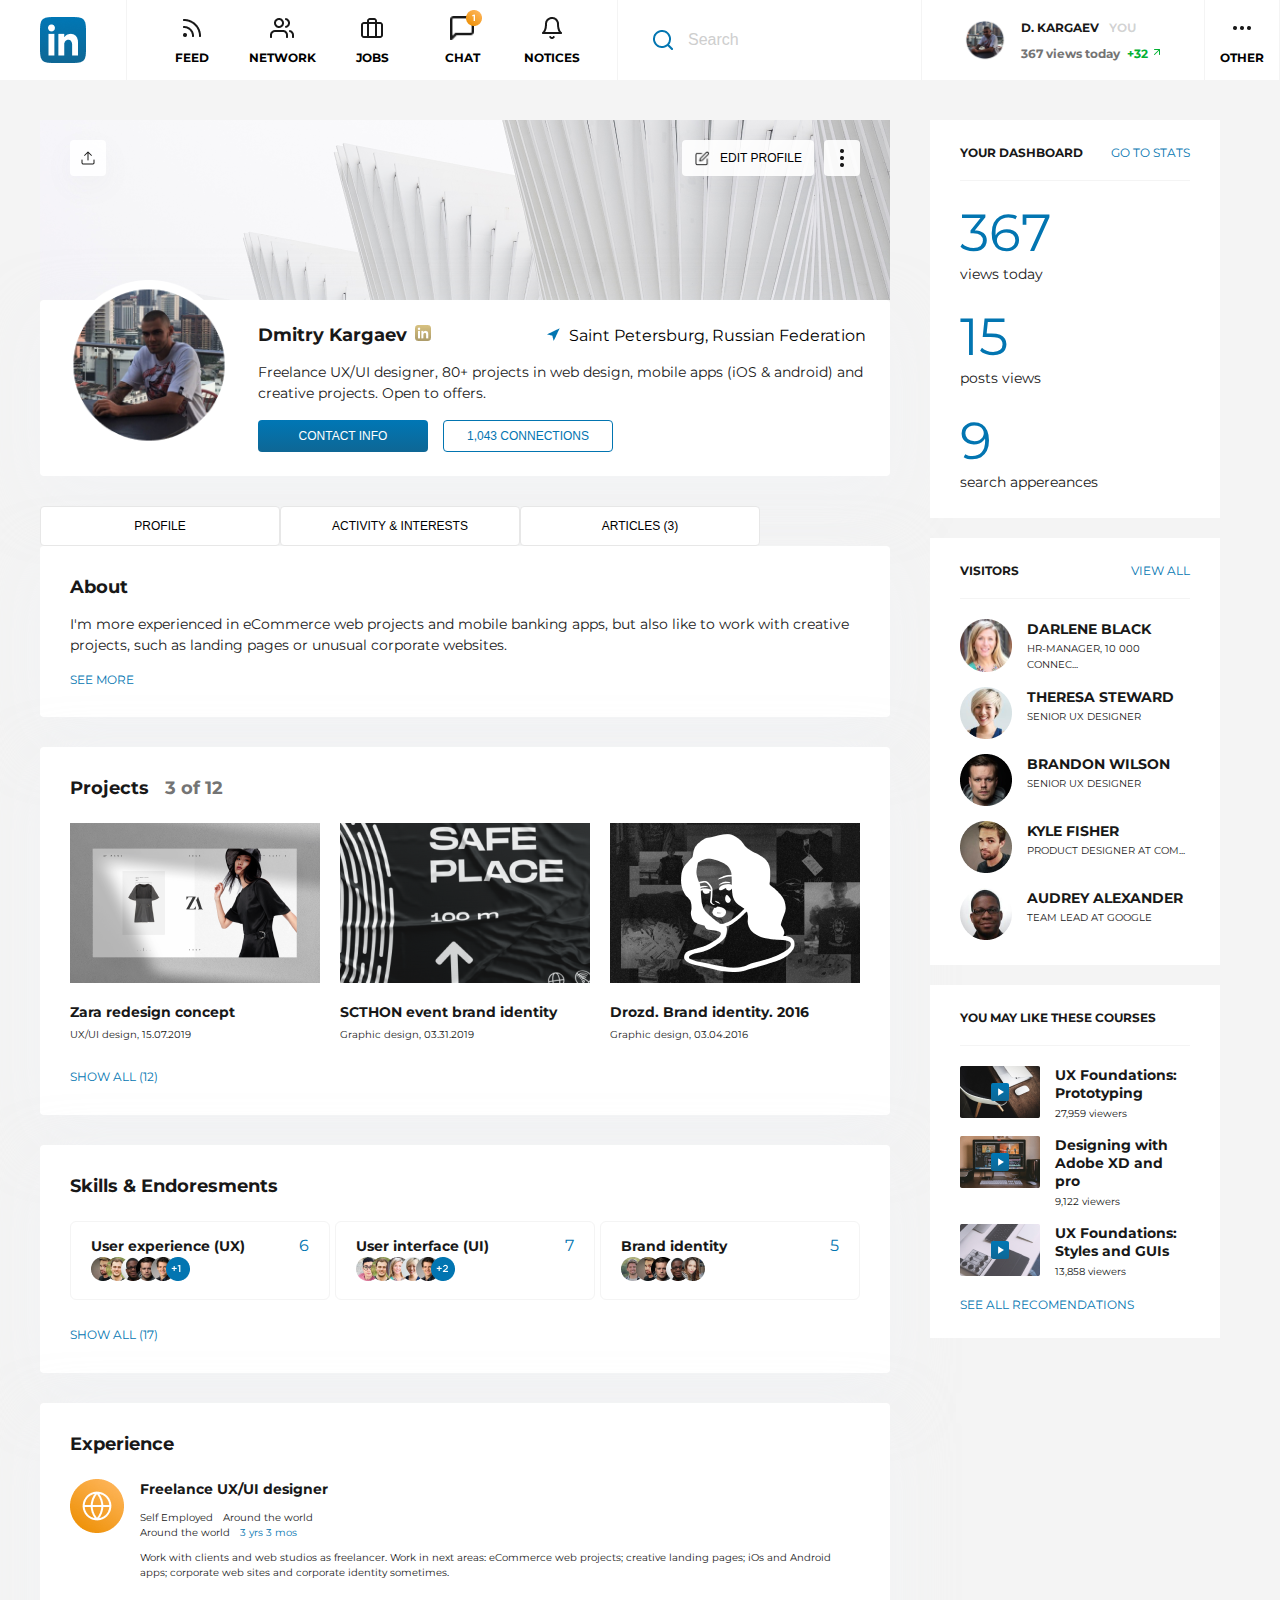
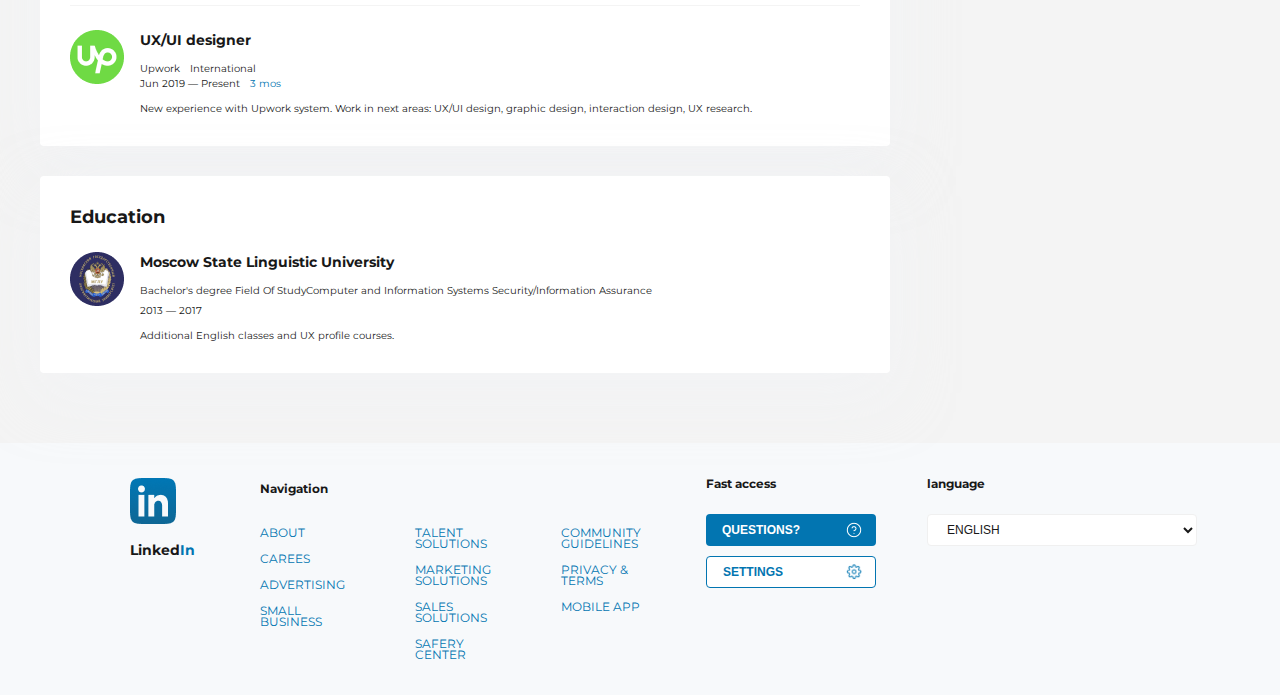
<file: index.html>
<!DOCTYPE html>
<html lang="pt-br">
<head>
    <meta charset="UTF-8">
    <meta http-equiv="X-UA-Compatible" content="IE=edge">
    <meta name="viewport" content="width=device-width, initial-scale=1.0">
    <title>Linkedin</title>
    <link rel="icon" type="image/x-icon" href="/images/Logo.png">
    <link rel="stylesheet" href="style.css">
    <link rel="stylesheet" href="responsivo.css">
</head>
<body>
    <header>
        <div class="container">
            <a href="#">    
                <img src="./images/Logo.png" alt="logo">
            </a>
    
            <nav>
                <ul>
                    <li>
                        <a href="./feed.html">
                            <img src="./images/feed.png" alt="">
                            <span>Feed</span>
                        </a>
                    </li>
    
                    <li>
                        <a href="">
                            <img src="./images/network.png" alt="">
                            <span>Network</span>
                        </a>
                    </li>
    
                    <li>
                        <a href="">
                            <img src="./images/jobs.png" alt="">
                            <span>Jobs</span>
                        </a>
                    </li>
    
                    <li>
                        <a href="">
                            <img src="./images/chat.png" alt="">
                            <span>Chat</span>
                        </a>
                    </li>
                    
                    <li>
                        <a href="">
                            <img src="images/notices.png" alt="">
                            <span>Notices</span>
                        </a>
                    </li>
                </ul>
            </nav>
    
            <form>
                <img src="./images/search.png" alt="">
                <input type="text" placeholder="Search">
            </form>
    
           
            <a href="./index.html">
                <img src="./images/profile.png" alt=""> 
            
                <div>
                    <h3>D. Kargaev</h3>

                    <h3>367 views today
                        <span>+32 <img src="./images/arrowUp.png" alt=""></span>
                    </h3>
                </div>
            </a>
    
            <a href="#">
                <img src="./images/threeDots.png" alt="">
                <span>Other</span>
            </a>            
        </div>
    </header>

    <div class="container">
        <main>
            <section class="profile rounded">
                <div>
                    <button>
                        <img src="./images/upload.png" alt="upload">
                    </button>

                    <div>
                        <button class="btn">
                        <img src="./images/edit.png" alt="edit">
                        Edit Profile</button>
                        <button>
                            <img src="./images/threeDots.png" alt="" style="transform: rotate(90deg)">
                        </button>
                    </div>
                </div>

                <div>
                    <img src="./images/profile.png" alt="">
                    <div>
                        <div>
                            <h1>Dmitry Kargaev</h1>
                            <span>Saint Petersburg, Russian Federation</span>
                        </div>
                        <p>Freelance UX/UI designer, 80+ projects in web design, mobile apps  (iOS & android) and creative projects. Open to offers.</p>
                        <div>
                            <button class="btn btn-blue">Contact Info</button>
                            <button class="btn btn-white">1,043 connections</button>
                        </div>
                    </div>
                </div>
            
            </section>

            <section class="about">
                <div>
                    <button class="btn">Profile</button>
                    <button class="btn">Activity & interests</button>
                    <button class="btn">Articles (3)</button>
                </div>
                <div>
                    <h1>About</h1>
                    <p>I'm more experienced in eCommerce web projects and mobile banking apps, but also like to work with creative projects, such as landing pages or unusual corporate websites. </p>
                    <a href="#">See more</a>
                </div>
            </section>

            <section class="projects">
                <h1>Projects</h1>

                <div>
                    <div>
                        <img src="./images/projectOne.png" alt="Imagem projeto">
                        <h2>Zara redesign concept</h2>
                        <small>UX/UI design, 15.07.2019</small>
                    </div>

                    <div>
                        <img src="./images/projectTwo.png" alt="Imagem projeto">
                        <h2>SCTHON event brand identity</h2>
                        <small>Graphic design, 03.31.2019</small>
                    </div>

                    <div>
                        <img src="./images/projectThree.png" alt="Imagem projeto">
                        <h2>Drozd. Brand identity. 2016</h2>
                        <small>Graphic design, 03.04.2016</small>
                    </div>
                </div>

                <a href="#">Show all (12)</a>
            </section>

            <section class="skills">
                <h1>Skills & Endoresments</h1>

                <div>
                    <div>
                        <div>
                            <h2>User experience (UX)</h2>
                            <span>6</span>
                        </div>
                        <img src="./images/ux.png" alt="Photos">
                    </div>

                    <div>
                        <div>
                            <h2>User interface (UI)</h2>
                            <span>7</span>
                        </div>
                        <img src="./images/ui.png" alt="Photos">
                    </div>

                    <div>
                        <div>
                            <h2>Brand identity</h2>
                            <span>5</span>
                        </div>
                        <img src="./images/bi.png" alt="Photos">
                    </div>
                </div>
                <a href="#">Show ALL (17)</a>
            </section>

            <section class="experience">
                <h1>Experience</h1>

                <div>
                    <img src="./images/experiencia1.png" alt="logo">
                    <div>
                        <h2>Freelance UX/UI designer</h2>
                        <div>
                            <div>
                                <small>Self Employed</small>
                                <small>Around the world</small>
                            </div>
                            <div>
                                <small>Around the world</small>
                                <small>3 yrs 3 mos</small>
                            </div>
                        </div>
                        <small>Work with clients and web studios as freelancer.  Work in next areas: eCommerce web projects; creative landing pages; iOs and Android apps; corporate web sites and corporate identity sometimes.</small>
                    </div>
                </div>
                <div>
                    <img src="./images/experiencia2.png" alt="logo">
                    <div>
                        <h2>UX/UI designer</h2>
                        <div>
                            <div>
                                <small>Upwork</small>
                                <small>International</small>
                            </div>
                            <div>
                                <small>Jun 2019 — Present</small>
                                <small>3 mos</small>
                            </div>
                        </div>
                        <small>New experience with Upwork system. Work in next areas: UX/UI design, graphic design, interaction design, UX research.</small>
                    </div>
                </div>
            </section>

            <section class="education">
                <h1>Education</h1>
                <div>
                    <img src="./images/education1.png" alt="logo">
                    <div>
                        <h2>Moscow State Linguistic University</h2>
                        <div>
                            <small>Bachelor's degree Field Of StudyComputer and Information Systems Security/Information Assurance</small>
                            <small>2013 — 2017</small>
                        </div>
                        <small>Additional English classes and UX profile courses.</small>
                    </div>
                </div>
            </section>
        </main>

        <aside>
            <section class="dashboard">
                <div>
                    <h3>Your Dashboard</h3>
                    <a href="#">Go to Stats</a>
                </div>

                <div>
                    <div>
                        <span>367</span>
                        <p>views today</p>
                    </div>

                    <div>
                        <span>15</span>
                        <p>posts views</p>
                    </div>

                    <div>
                        <span>9</span>
                        <p>search appereances</p>
                    </div>
                </div>
          
            </section>

            <section class="visitors">
                <div>
                    <h3>Visitors</h3>
                    <a href="#">View All</a>
                </div>

                <div>
                    <a href="#">
                        <img src="./images/darlene.png" alt="Darlene Black">
                        <div>
                            <h2>Darlene Black</h2>
                            <small>HR-manager, 10 000 connec...</small>
                        </div>
                    </a>

                    <a href="#">
                        <img src="./images/theresa.png" alt="Theresa Steward">
                        <div>
                            <h2>Theresa Steward</h2>
                            <small>Senior UX designer</small>
                        </div>
                    </a>

                    <a href="#">
                        <img src="./images/brandom.png" alt="Brandon Wilson">
                        <div>
                            <h2>Brandon Wilson</h2>
                            <small>Senior UX designer</small>
                        </div>
                    </a>

                    <a href="#">
                        <img src="./images/kyle.png" alt="Kyle Fisher">
                        <div>
                            <h2>Kyle Fisher</h2>
                            <small>Product designer at Com...</small>
                        </div>
                    </a>

                    <a href="#">
                        <img src="./images/audrey.png" alt="Audrey Alexander">
                        <div>
                            <h2>Audrey Alexander</h2>
                            <small>Team lead at Google</small>
                        </div>
                    </a>
                </div>
            </section>

            <section class="courses">
                <div>
                    <h3>You may like these courses</h3>
                </div>

                <div>
                    <div>
                        <img src="./images/course1.png" alt="">
                        <div>
                            <h2>UX Foundations: Prototyping</h2>
                            <small>27,959 viewers</small> 
                        </div>
                    </div>

                    <div>
                        <img src="./images/course2.png" alt="">
                        <div>
                            <h2>Designing with Adobe XD and pro</h2>
                            <small>9,122 viewers</small>
                        </div>
                    </div>

                    <div>
                        <img src="./images/course3.png" alt="">
                        <div>
                            <h2>UX Foundations: Styles and GUIs</h2>
                            <small>13,858 viewers</small>
                        </div>
                    </div>

                    <a href="#">See all recomendations</a>
                </div>
            </section>
        </aside>
    </div>

    <footer>
        <div>
            <img src="./images/Logo.png" alt="Logo">
            <p>Linked<span>In</span></p>
        </div>
        <div>
           <span>Navigation</span>
           <nav>
               <ul>
                   <li><a href="#">About</a></li>
                   <li><a href="#">Carees</a></li>
                   <li><a href="#">Advertising</a></li>
                   <li><a href="#">Small Business</a></li>
               </ul>
               <ul>
                   <li><a href="#">Talent Solutions</a></li>
                   <li><a href="#">Marketing Solutions</a></li>
                   <li><a href="#">Sales Solutions</a></li>
                   <li><a href="#">Safery Center </a></li>
               </ul>
               <ul>
                   <li><a href="#">Community Guidelines</a></li>
                   <li><a href="#">Privacy & Terms </a></li>
                   <li><a href="#">Mobile App</a></li>
               </ul>
           </nav>
        </div>
        <div>
            <span>Fast access</span>
            <div>
                <button class="btn btn-blue">Questions?</button>
                <img src="./images/helpCircle.png" alt="helpCircle">
            </div>
            <div>
                <button class="btn btn-white">Settings</button>
                <img src="./images/settings.png" alt="settings">
            </div>
        </div>
        <form > 
            <label for="Linguas">language</label>
            <select name="linguas" id="linguas">
                <option value="english">ENGLISH</option>
                <option value="portuguese">PORTUGUESE</option>
                <option value="spanish">SPANISH</option>
            </select>
        </form>
    
    </footer>
</body>
</html>
</file>
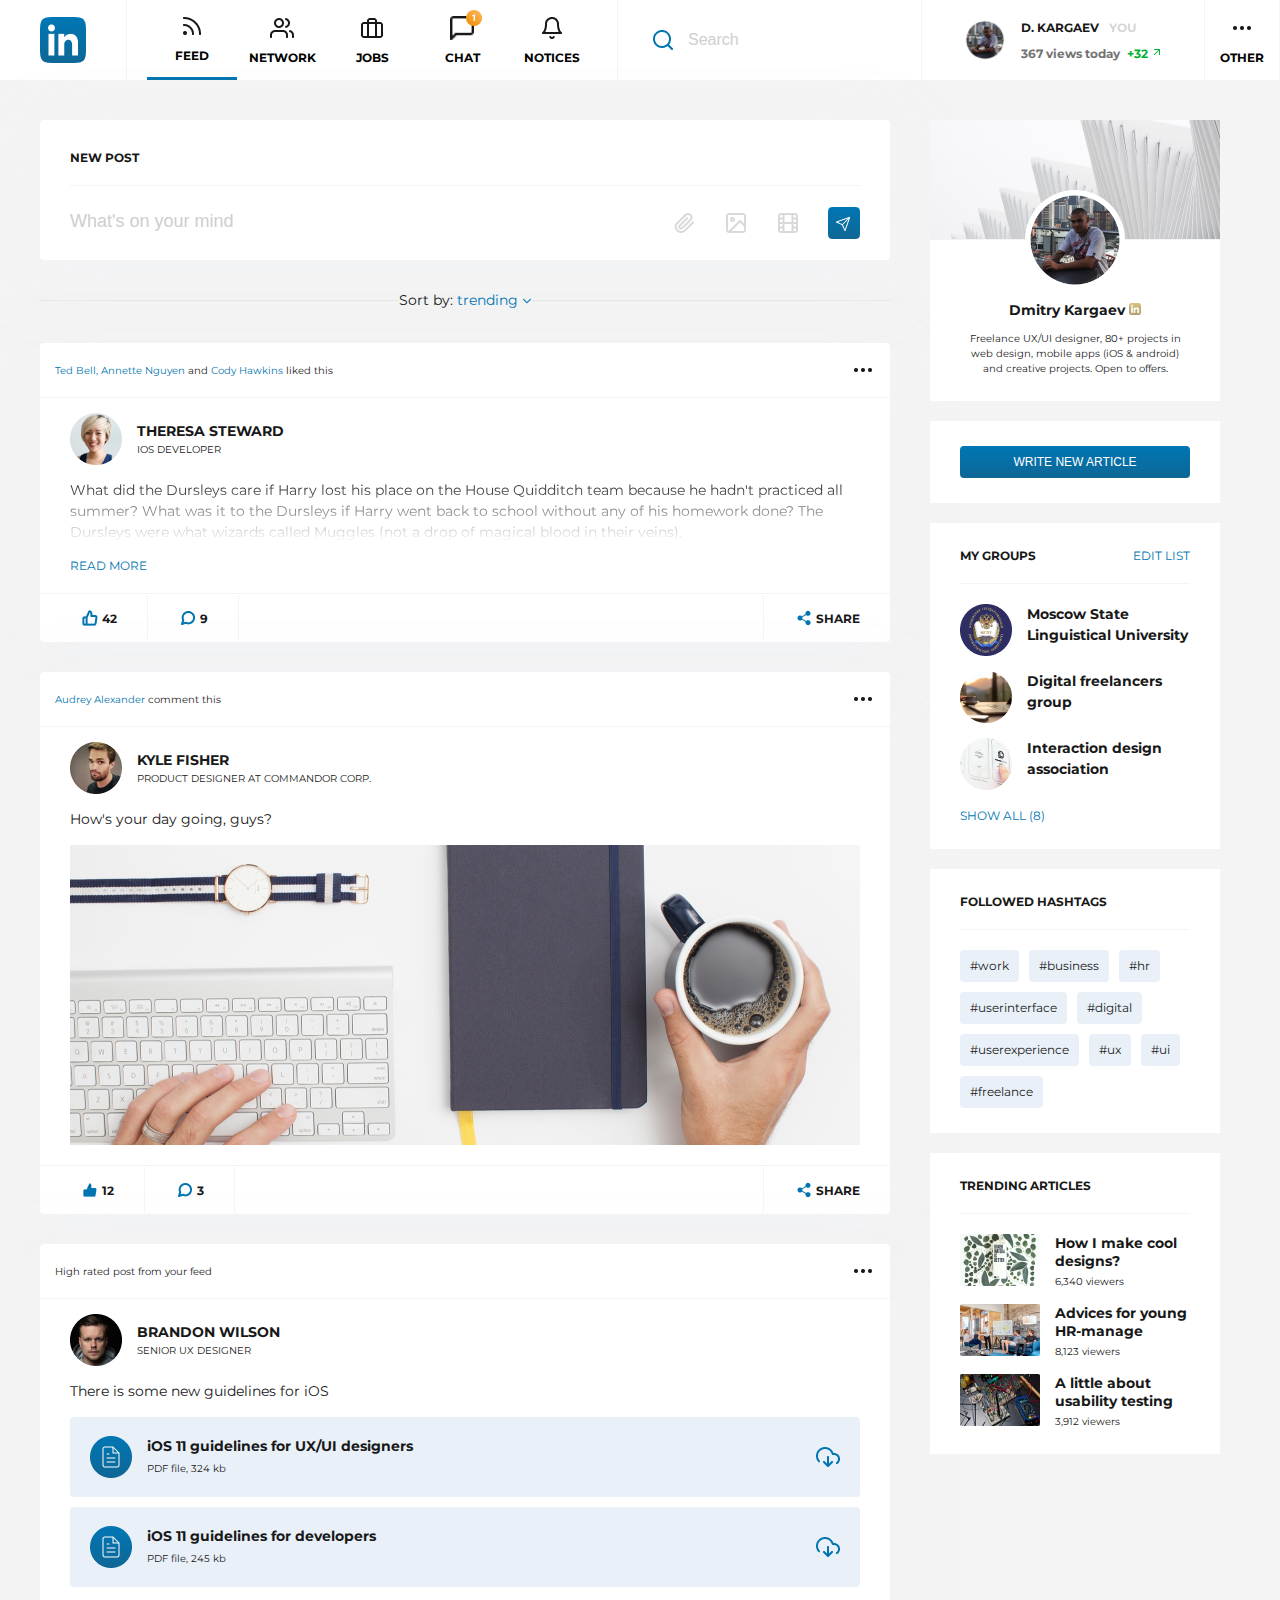
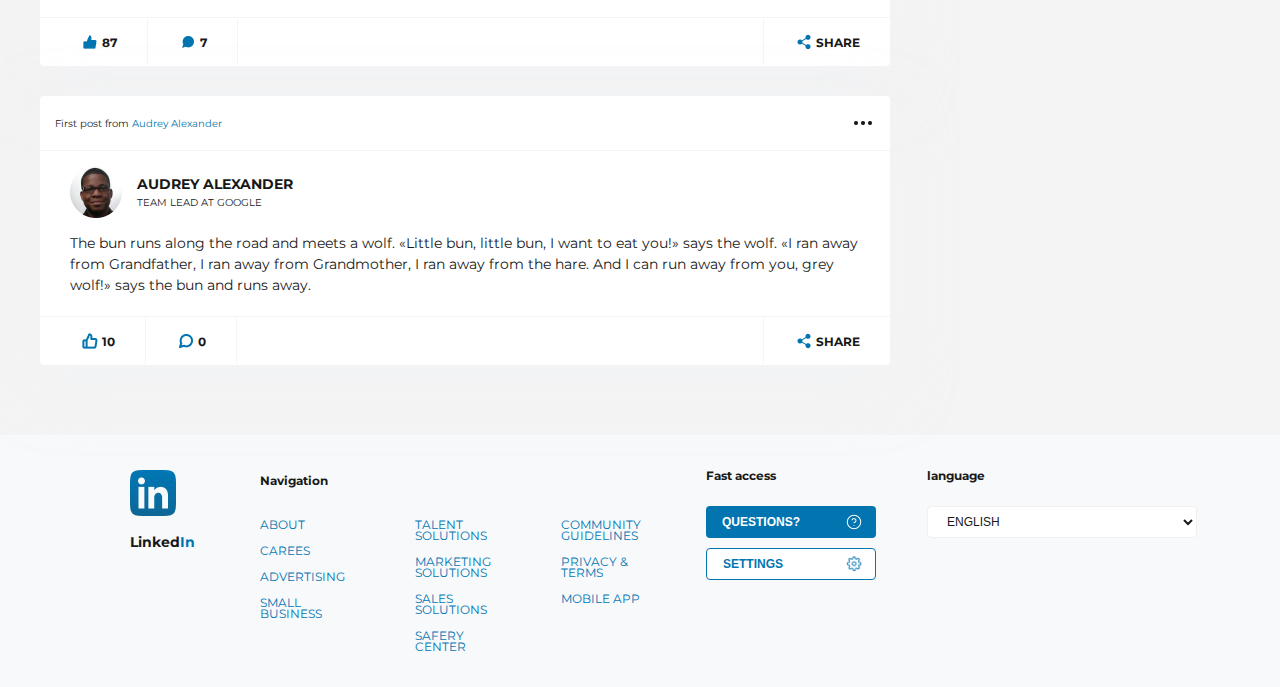
<file: feed.html>
<!DOCTYPE html>
<html lang="en">
<head>
    <meta charset="UTF-8">
    <meta http-equiv="X-UA-Compatible" content="IE=edge">
    <meta name="viewport" content="width=device-width, initial-scale=1.0">
    <link rel="icon" type="image/x-icon" href="/images/Logo.png">
    <link rel="stylesheet" href="style.css">
    <link rel="stylesheet" href="responsivo.css">
    <title>Linkedin</title>
</head>
<body>
    <header>
        <div class="container">
            <a href="#">    
                <img src="./images/Logo.png" alt="logo">
            </a>
    
            <nav>
                <ul>
                    <li>
                        <a href="./feed.html" class="here">
                            <img src="./images/feed.png" alt="">
                            <span>Feed</span>
                        </a>
                    </li>
    
                    <li>
                        <a href="#">
                            <img src="./images/network.png" alt="">
                            <span>Network</span>
                        </a>
                    </li>
    
                    <li>
                        <a href="#">
                            <img src="./images/jobs.png" alt="">
                            <span>Jobs</span>
                        </a>
                    </li>
    
                    <li>
                        <a href="#">
                            <img src="./images/chat.png" alt="">
                            <span>Chat</span>
                        </a>
                    </li>
                    
                    <li>
                        <a href="#">
                            <img src="images/notices.png" alt="">
                            <span>Notices</span>
                        </a>
                    </li>
                </ul>
            </nav>
    
            <form>
                <img src="./images/search.png" alt="">
                <input type="text" placeholder="Search">
            </form>
    
           
            <a href="./index.html">
                <img src="./images/profile.png" alt=""> 
            
                <div>
                    <h3>D. Kargaev</h3>

                    <h3>367 views today
                        <span>+32 <img src="./images/arrowUp.png" alt=""></span>
                    </h3>
                </div>
            </a>
    
            <a href="#">
                <img src="./images/threeDots.png" alt="">
                <span>Other</span>
            </a>            
        </div>
    </header>

    <div class="feed container">
        <div>
            <section class="new-post">
              <h3>new post</h3>
              <form> 
                  <input type="text" placeholder="What's on your mind">
                  <div>
                    <img src="./images/paperclip.png" alt="paperclip">
                    <img src="./images/image.png" alt="image">
                    <img src="./images/film.png" alt="film">
                    <img src="./images/send.png" alt="send">
                  </div>
              </form>
            </section>

            

            <section class="post"> 
                <div>
                    <p>Sort by: <span>trending</span></p>
                    <img src="./images/arrowDown.png" alt="Seta para baixo">
                </div>
                
                <div>
                    <div>
                        <small><span>Ted  Bell, Annette Nguyen</span> and <span>Cody Hawkins</span>  liked this</small>
                        <img src="./images/threeDots.png" alt="tres pontos">
                    </div>

                    <div>
                        <a href="#">
                            <img src="./images/theresa.png" alt="theresa ">
                            <div>
                                <h2>Theresa Steward</h2>
                                <small>iOS developer</small>
                            </div>
                        </a>
        
                        <p>What did the Dursleys care if Harry lost his place on the House Quidditch team because he hadn't practiced all summer? What was it to the Dursleys if Harry went back to school without any of his homework done? The Dursleys were what wizards called Muggles (not a drop of magical blood in their veins).
                        </p>
        
                        <a href="#">Read more</a>
                    </div>
    
                    <div>
                        <div>
                            <h3>42</h3>
                            <h3>9</h3>
                        </div>
                        <h3>share</h3>
                    </div>

                </div>

                <div>
                    <div>
                        <small><span>Audrey Alexander</span> comment this</small>
                        <img src="./images/threeDots.png" alt="tres pontos">
                    </div>
                    <div>
                        <a href="#">
                            <img src="./images/kyle.png" alt="Kyle">
                            <div>
                                <h2>Kyle Fisher</h2>
                                <small>Product designer at Commandor Corp.</small>
                            </div>
                        </a>
        
                        <p>How's your day going, guys?</p>
                        <img src="./images/kylePhotoPost.png" alt="Mesa com alguns itens">

                    </div>

                    <div>
                        <div>
                            <h3>12</h3>
                            <h3>3</h3>
                        </div>
                        <h3>share</h3>
                    </div>
                </div>

                <div>
                    <div>
                        <small>High rated post from your feed</small>
                        <img src="./images/threeDots.png" alt="tres pontos">
                    </div>
                    <div>
                        <a href="#">
                            <img src="./images/brandom.png" alt="Brandom">
                            <div>
                                <h2>Brandon Wilson</h2>
                                <small>Senior UX designer</small>
                            </div>
                        </a>
        
                        <p>There is some new guidelines for iOS</p>
                         
                        <div>
                            <div>
                                <div>
                                    <img src="./images/file.png" alt="file">
                                    <div>
                                        <h2>iOS 11 guidelines for UX/UI designers</h2>
                                        <small>PDF file, 324 kb </small>
                                    </div>
                                </div>
                                <img src="./images/downloadCloud.png" alt="Icone download ">
                            </div>

                            <div>
                                <div>
                                    <img src="./images/file.png" alt="file">
                                    <div>
                                        <h2>iOS 11 guidelines for developers</h2>
                                        <small>PDF file, 245 kb </small>
                                    </div>
                                </div>
                                <img src="./images/downloadCloud.png" alt="Icone download ">
                            </div>
                        </div>

                    </div>

                    <div>
                        <div>
                            <h3>87</h3>
                            <h3>7</h3>
                        </div>
                        <h3>share</h3>
                    </div>
                </div>

                <div>
                    <div>
                        <small>First post from <span>Audrey Alexander</span></small>
                        <img src="./images/threeDots.png" alt="tres pontos">
                    </div>
                    <div>
                        <a href="#">
                            <img src="./images/audrey.png" alt="audrey">
                            <div>
                                <h2>Audrey Alexander</h2>
                                <small>Team lead at Google</small>
                            </div>
                        </a>
        
                        <p>The bun runs along the road and meets a wolf. «Little bun, little bun, I want to eat you!» says the wolf. «I ran away from Grandfather, I ran away from Grandmother, I ran away from the hare. And I can run away from you, grey wolf!» says the bun and runs away.</p>
                    </div>

                    <div>
                        <div>
                            <h3>10</h3>
                            <h3>0</h3>
                        </div>
                        <h3>share</h3>
                    </div>
                </div>
            </section>
        </div>

        <aside>
            <section class="profile-aside">
                <div></div>
                
                <div>
                    <img src="./images/profile.png" alt="">
                    <h2>Dmitry Kargaev</h2>
                    <small>Freelance UX/UI designer, 80+ projects in web design, mobile apps (iOS & android) and creative projects. Open to offers.</small>
                </div>
            </section>
            
            <div class="see-more">
                <span>See more</span>
                <img src="./images/arrowDown.png" alt="Seta para baixo">
            </div>

            <section class="new-article">
                <button class="btn btn-blue" >
                    Write new article
                </button>
            </section>

            <section class="groups">
                <div>
                    <h3>My groups</h3>
                    <a href="#">Edit list</a>
                </div>
                <div>
                    <div>
                        <img src="./images/group1.png" alt="">
                        <h2>Moscow State Linguistical University</h2>
                    </div>
                    <div>
                        <img src="./images/group2.png" alt="">
                        <h2>Digital freelancers group</h2>
                    </div>
                    <div>
                        <img src="./images/group3.png" alt="">
                        <h2>Interaction design association</h2>
                    </div>
                    <a href="#">Show all (8)</a>
                </div>
            </section>

            <section class="hashtag">
                <div>
                    <h3>Followed hashtags</h3>
                </div>
                <div>
                    <a href="#">#work</a>
                    <a href="#">#business</a>
                    <a href="#">#hr</a>
                    <a href="#">#userinterface</a>
                    <a href="#">#digital</a>
                    <a href="#">#userexperience</a>
                    <a href="#">#ux</a>
                    <a href="#">#ui</a>
                    <a href="#">#freelance</a>
                </div>
            </section>

            <section class="articles">
                <div>
                    <h3>Trending articles</h3>
                </div>
                <div>
                    <div>
                        <img src="./images/article1.png" alt="">
                        <div>
                            <h2>How I make cool designs?</h2>
                            <small>6,340 viewers</small> 
                        </div>
                    </div>
                    <div>
                        <img src="./images/article2.png" alt="">
                        <div>
                            <h2>Advices for young HR-manage</h2>
                            <small>8,123 viewers</small>
                        </div>
                    </div>
                    <div>
                        <img src="./images/article3.png" alt="">
                        <div>
                            <h2>A little about usability testing</h2>
                            <small>3,912 viewers</small>
                        </div>
                    </div>
                </div>
            </section>
        </aside>
    </div>

    <footer>
        <div>
            <img src="./images/Logo.png" alt="Logo">
            <p>Linked<span>In</span></p>
        </div>
        <div>
           <span>Navigation</span>
           <nav>
               <ul>
                   <li><a href="#">About</a></li>
                   <li><a href="#">Carees</a></li>
                   <li><a href="#">Advertising</a></li>
                   <li><a href="#">Small Business</a></li>
               </ul>
               <ul>
                   <li><a href="#">Talent Solutions</a></li>
                   <li><a href="#">Marketing Solutions</a></li>
                   <li><a href="#">Sales Solutions</a></li>
                   <li><a href="#">Safery Center </a></li>
               </ul>
               <ul>
                   <li><a href="#">Community Guidelines</a></li>
                   <li><a href="#">Privacy & Terms </a></li>
                   <li><a href="#">Mobile App</a></li>
               </ul>
           </nav>
        </div>
        <div>
            <span>Fast access</span>
            <div>
                <button class="btn btn-blue">Questions?</button>
                <img src="./images/helpCircle.png" alt="helpCircle">
            </div>
            <div>
                <button class="btn btn-white">Settings</button>
                <img src="./images/settings.png" alt="settings">
            </div>
        </div>
        <form > 
            <label for="Linguas">language</label>
            <select name="linguas" id="linguas">
                <option value="english">ENGLISH</option>
                <option value="portuguese">PORTUGUESE</option>
                <option value="spanish">SPANISH</option>
            </select>
        </form>
    
    </footer>
</body>
</html>
</file>
<file: style.css>
@import url('https://fonts.googleapis.com/css2?family=Montserrat&display=swap%27');

* {
    margin: 0;
    padding: 0;
    box-sizing: border-box;
}

:root {
    --light-grey: #F4F4F4;
    --grey: #E5E5E5;
    --blue: #0275B1;
    --blue-gradient: linear-gradient(180deg, #0077B5 0%, #0E6795 100%);
}

html {
    overflow-x: hidden; 
}

body{
    font-family: 'Montserrat', sans-serif;
    background-color: var(--light-grey);
}

ul{
    list-style: none;
}

a{
    color: #0275B1;
    font-size: 12px;
    text-decoration: none;
    text-transform: uppercase;
    width: fit-content;
}

h1, h2, h3, p, small{
    color: #181818;
}

h1 {
    font-size: 18px;
    font-weight: bolder;
}

h2 {
    font-size: 14px;
    line-height: 21px;
}

h3 {
    font-size: 12px;  
}

p {
    font-size: 14px;
    line-height: 150%;
}

small {
    font-size: 10px;
    line-height: 15px;
}

input::placeholder {
    color: #CECECE;
}

input:focus {
    outline: none;
}

.green {
   color: #02B033;
}

.container {
    display: grid;
    grid-template-columns: 850px 290px;
    gap: 40px;
    margin: 40px auto;
    max-width: 1200px;
}

.btn {
    cursor: pointer;
    text-transform: uppercase;
    font-size: 12px;
    text-align: center;
    padding: 0 16px;
    height: 32px;
    width: 170px;
    border: none;
    border-radius: 4px;
}
 
.btn-blue {
    background: var(--blue-gradient);
    color: white;
}

.btn-white {
    background-color: white;
    color: var(--blue);
    border: 1px solid var(--blue);
}

.here{
    color: var(--blue);
    border-bottom: 3px solid var(--blue);
}

/* Header */
header {
    background-color: white;
}

header > .container {
    max-width: 1400px;
    margin: 0 auto;
    /* header flex */
    display: flex;
    justify-content: flex-start;
    gap: 0;
    font-weight: bold;
}

header > .container > * {
    display: flex;
    align-items: center;
    height: 80px;
    border-right: 1px solid var(--light-grey);
}

header > .container > *:first-child {
    padding: 0 40px;
    width: fit-content;
}

header ul{
    display: flex;
    padding: 0 20px;
}

header > .container > nav > ul > li > a, 
header > .container > *:last-child {
    color: black;
    display: flex;
    flex-direction: column;
    justify-content: center;
    align-items: center;
    gap: 10px;
    width: 90px;
    height: 80px;
}

header > .container > nav > ul > li:nth-child(4) > a > span::after {
    content: '';
    display: inline-block;
    position: absolute;
    background: center url(./images/oneMessage.png);
    margin-top: -40px;
    margin-left: -14px;
    height: 16px;
    width: 16px;
}

header > .container > *:nth-child(2) img {
    width: 24px;
    height: 24px;
}

header  > .container > *:nth-child(3) {
    display: flex;
    align-items: center;
    height: 80px;
    width: 367px;
}

header  > .container > *:nth-child(3) input {
    border: none;
    padding-left: 70px;
    width: 100%;
    height: 80px;
}

header > .container > *:nth-child(3) input::placeholder {
    font-size: 16px;
}

header > .container > *:nth-child(3) img {
    position: absolute;
    margin: 0 25px 0 33px;
}

header  > .container > *:nth-child(4) {
    color: #181818;
    display: flex;
    flex-direction: row;
    align-items: center;
    justify-content: center;
    gap: 15px;
    padding: 0 30px;
    width: 330px;
}

header > .container > *:nth-child(4) > img {
    width: 42px;
    height: 42px;
}

header > .container > *:nth-child(4) > div {
    display: flex;
    flex-direction: column;
    gap: 11px;
}

header > .container > *:nth-child(4) > div > h3:first-child:after {
    content: 'YOU';
    color: #18181833;
    margin-left: 10px;
}

header > .container > *:nth-child(4) > div > h3:last-child {
    text-transform: none;
    color: #747474;
}

header > .container > *:nth-child(4) > div > h3:last-child > span{
    color: #02B033;
    margin-left: 4px;
}

/* Footer */

footer {
    background: #F7F9FB;
    display: flex;
    justify-content: space-between;
    gap: 65px;
    height: 100%;
    padding: 35px 130px;
    width: 100%;
}

footer div:first-child p{
    color: #181818;
    font-size: 14px;
    margin-top: 12px;
    line-height: 150%;
    font-weight: bold;
}

footer div:first-child span {
    color: #0275B1;
}

footer div:nth-child(2) span {
    color: #181818;
    font-size: 12px;
    font-weight: bold;
    margin-bottom: 30px;
    line-height: 11px;
}

footer div:nth-child(2) nav {
    display: flex;
    gap: 70px;
}

footer div:nth-child(2) nav ul{
    color: #181818;
    display: flex;
    flex-direction: column;
    font-size: 12px;
    gap: 15px;
    line-height: 11px;
    margin-top: 30px;
}

footer div:last-of-type {
    display: flex;
    flex-direction: column;
}

footer div:last-of-type span, footer form label{
    color: #181818;
    font-size: 12px;
    font-weight: bold;
    line-height: 11px;
    margin-bottom: 25px;
}

footer .btn {
    text-align: left;
    font-weight: bold;
}

footer div:last-of-type div:first-of-type button:first-of-type {
    background: #0275B1;
    color: white;
    margin-bottom: 10px;
}

footer div:last-of-type div {
    display: flex;
    flex-direction: row;
}

footer div:last-of-type div img {
    cursor: pointer;
    height: 16px;
    margin: 8px 0 8px -30px;
    width: 16px;
}

footer form {
    display: flex;
    flex-direction: column;
}

footer form select {
    background: #FFFFFF;
    border: 1px solid #F0F0F0;
    border-radius: 4px;
    color: #181818;
    cursor: pointer;
    font-size: 12px;
    height: 32px;
    line-height: 11px;
    padding-left: 15px;
    padding-right: 18px;
    width: 270px;
}

footer form select:focus {
    border: 1px solid #0275B1;
    outline: none;
}

/* Profile */
.profile > div:nth-child(2), .about > div:last-child, .projects, .skills, .experience, .education {
    background-color: white;
    border-radius: 4px;
    box-shadow: 0px 20px 60px rgba(241, 244, 248, 0.5);
    padding: 30px;
    margin-bottom: 30px;
}

.profile > div:first-child{
    align-items: flex-start;
    background: url(./images/backgroundProfile.png);
    display: flex;
    height: 180px;
    justify-content: space-between;
    padding: 20px 30px;
    width: 100%;
}

.profile > div:first-child > div {
    display: flex;
    align-items: center;
    gap: 10px;
}

.profile > div:first-child  button {
    align-items: center;
    background: rgba(255, 255, 255, 0.9);
    box-shadow: 0px 10px 30px rgba(113, 123, 133, 0.05);
    border-radius: 4px;
    border: none;
    cursor: pointer;
    display: flex;
    height: 36px;
    justify-content: center;
    padding: 12px;
    width: 36px;
}

.profile > div:first-child > div:last-child > button:first-child{
    width: 132px;
}

.profile > div:first-child > div:last-child > button:first-child img  {
    height: 16px;
    margin-right: 10px;
    width: 16px;
}

.profile > div:nth-child(2) {
    display: flex;
    gap: 24px;
    padding: 24px;
}

.profile > div:nth-child(2) img{
    height: 170px;
    width: 170px;
    margin-top: -44px;
}

.profile > div:nth-child(2) > div{
    display: flex;
    flex-direction: column;
    gap: 16px;

}

.profile > div:nth-child(2) > div > div:first-child {
    display: flex;
    flex-direction: row;
    justify-content: space-between;
    align-items: center;
}

.profile > div:nth-child(2) > div > div:first-child > h1::after{
    content: '';
    display: inline-block;
    background: center url(./images/logoGolden.png);
    background-size: 16px;
    height: 16px;
    width: 16px;
    margin-left: 8px;
}

.profile > div:nth-child(2) > div > div:first-child > span {
    display: flex;
    align-items: center;
}

.profile > div:nth-child(2) > div > div:first-child > span::before {
    content: '';
    display: inline-block;
    background: center url(./images/location.png);
    background-size: 16px;
    height: 16px;
    width: 16px;
    margin-right: 8px;
}

.profile > div:nth-child(2) > div > div:last-child {
    display: flex;
    gap: 15px;
}

/* About */
.about > div:first-child {
    display: flex;
    align-items: flex-end;
}

.about > div:first-child > .btn {
    background: white;
    border: 1px solid #E7E7E7;
    height: 40px;
    width: 240px;
}

.about > div:first-child > .btn:hover {
    background: linear-gradient(180deg, #0077B5 0%, #0E6795 100%);
    color: white;
    height: 50px;
    margin-top: -10px;
}

.about div:last-child {
    display: flex;
    flex-direction: column;
    gap: 16px;
    width: 100%;
}

/* projects */
.projects > *:not(:last-child) {
    margin-bottom: 24px;
}

.projects > h1::after {
    content: '3 of 12';
    color: #747474;
    margin-left: 16px;
}

.projects > div:nth-child(2){
    display: grid;
    gap: 20px;
    grid-template-columns: 1fr 1fr 1fr;
}

.projects > div:nth-child(2) img{
    margin-bottom: 15px;
    width: 100%;
}

/* skills */
.skills > *:not(:last-child) {
    margin-bottom: 24px;
}

.skills > div:nth-child(2) {
    display: grid;
    gap: 5px;
    grid-template-columns: 1fr 1fr 1fr;
}

.skills > div:nth-child(2) > div {
    border: 1px solid #F4F4F4;
    border-radius: 6px;
    padding: 14px 20px;
}

.skills > div:nth-child(2) > div > div {
    display: flex;
    justify-content: space-between;
    
}

.skills > div > div > div > span {
    color: #0275B1
}

/* experience */
.experience > *:not(:last-child) {
    margin-bottom: 24px;
}

.experience > div {
    display: grid;
    grid-template-columns: 54px auto;
    gap: 16px;
}

.experience > div:not(:last-child) {
    border-bottom: 1px solid var(--light-grey);
    padding-bottom: 25px;
}

.experience > div > div {
    display: flex;
    flex-direction: column;
    gap: 10px;
}

.experience > div > div > div > div {
    display: flex;
    gap: 10px
}

.experience > div > div > div > div:last-child > small:last-child {
    color: var(--blue);
}

/* education */
.education > *:not(:last-child) {
    margin-bottom: 24px;
}

.education > div {
    display: grid;
    grid-template-columns: 54px auto;
    gap: 16px;
}

.education > div > div {
    display: flex;
    flex-direction: column;
    gap: 10px;
}

.education > div > div > div {
    display: flex;
    flex-direction: column;
    gap: 5px
}

/* Aside */
aside > section {
    background-color: white;
    padding: 25px 30px;
    margin-bottom: 20px;
}

aside > section > div:first-child {
    display: flex;
    justify-content: space-between;
    padding-bottom: 20px;
    margin-bottom: 20px;
    border-bottom: 1px solid var(--light-grey);
    text-transform: uppercase;
}

/* Dashboard */
.dashboard > div:last-child > div:not(:last-child) {
    margin-bottom: 20px;
}

.dashboard > div:last-child > div > span {
    font-size: 52px;
    color: var(--blue);
}

/* Visitors & Groups*/ 
.visitors > div:last-child > a:not(:last-child), .groups > div:last-child > div:not(:last-child) {
    margin-bottom: 15px;
}

.visitors > div:last-child > a , .groups > div:last-child > div{
    display: flex;
    gap: 15px;
}

/* Courses & trending articles*/
.courses > div:last-child > div:not(:last-child), .articles > div:last-child > div:not(:last-child) {
    margin-bottom: 15px;
}

.courses > div:last-child > div, .articles > div:last-child > div{
    display: flex;
    gap: 15px;
}

.courses h2, .articles h2{
    line-height: 18px;
}

.courses img, .articles img{
    width: 80px;
    height: 52px;
}

/* Aside Profile */
.profile-aside > div:first-child {
    background: center url(./images/profile-aside.png) no-repeat ;
    background-size: 100%;
    width: 290px;
    height: 120px;
    margin: -25px -30px 0 -30px;
}

.profile-aside > div:last-child img {
    margin-top: -50px;
    height: 100px;
    width: 100px;
}

.profile-aside > div:last-child {
    display: flex;
    gap: 10px;
    flex-direction: column;
    align-items: center;
    text-align: center;
} 

.profile-aside > div:last-child > h2::after {
    content: '';
    display: inline-block;
    background: center url(./images/logoGolden.png);
    background-size: 12px;
    height: 12px;
    width: 12px;
    margin-left: 4px;
}

.see-more {
    display: none;
}

/* New article */
.new-article > .btn {
    width: 100%;
}

/* Hashtag */
.hashtag > div:last-child {
    display: flex;
    gap: 10px;
    flex-wrap: wrap;
}

.hashtag > div:last-child > a {
    border-radius: 4px;
    background-color: #E9F0F8;
    color: #181818;
    height: 32px;
    padding: 8px 10px;
    text-transform: none;
} 

/* Segunda tela */
.new-post {
    background-color: white;
    border-radius: 4px;
    box-shadow: 0px 20px 60px rgba(241, 244, 248, 0.5);
    padding: 30px 30px 0 30px;
    margin-bottom: 30px;
}

.new-post h3 {
    border-bottom: 1px solid #F4F4F4;
    padding-bottom: 20px;
    text-transform: uppercase; 
}

.new-post form {
    display: flex;
    align-items: center;
}

.new-post form input {
    border: none;
    padding: 29px 0  30px;
    width: 100%;
}

.new-post form input::placeholder {
    font-size: 18px;
}

.new-post > form > div {
    align-items: center;
    display: flex;
    gap: 28px;
    justify-content: center;
}

.new-post > form > div > img{
    cursor: pointer;
}

/* Separador */
.post > div:first-child {
    display: flex;
    align-items: center;
    text-align: center;
    margin-bottom: 32px;
}

.post > div:first-child:after,
.post > div:first-child::before{
    content: '';
    flex: 1;
    border-bottom: 1px solid #E7E7E7;
}

.post > div:first-child::before{
    border-right: 1px;
}

.post > div:first-child::after{
    margin-left: 1px;
}
.post > div:first-child span {
    padding-right: 5px;
    color: var(--blue);
    cursor: pointer;
}

.post > div:first-child > img {
    cursor: pointer;
}

/* Post */
.post > div:not(:first-child) {
    background-color: white;
    border-radius: 4px;
    box-shadow: 0px 20px 60px rgba(241, 244, 248, 0.5);
    padding-top: 15px;
    margin-bottom: 30px;
}

.post > div > div:first-child{
    align-items: center;
    border-bottom: 1px solid #F4F4F4;
    display: flex;
    justify-content: space-between;
    padding: 0 15px 15px 15px ;
}

.post > div > div:first-child span {
    color: var(--blue);
    cursor: pointer;
}

.post >  div > div:first-child img {
    cursor: pointer;
}

.post > div > div:nth-child(2) {
    display: flex;
    flex-direction: column;
    padding: 0 30px;
    gap: 15px;
    margin-top: 15px;
}

.post > div > div:nth-child(2) > a {
    cursor: pointer;
    display: flex;
    gap: 15px;
    width: 100%;
} 

.post > div > div:nth-child(2) > a img {
    height: 52px;
    width: 52px;
}

.post > div > div:nth-child(2) > a > div {
    display: flex;
    flex-direction: column;
    align-items: flex-start  ;
    justify-content: center;
}

.post > div:nth-child(2) > div:nth-child(2) > p {
    background-clip: text;
    background: linear-gradient(180deg, #181818 0%, rgba(24, 24, 24, 0) 100%);
    -webkit-background-clip: text;
    -webkit-text-fill-color: transparent;
    background-clip: text;
    font-size: 14px;
    text-align: left;
}

.post > div > div:nth-child(2) > a{
    text-align: left ;
    width: 100%;
}

.post > div > div:nth-child(3) {
    align-items: center;
    border-top: 1px solid #F4F4F4;
    display: flex;
    height: 49px;  
    justify-content: space-between;
    margin-top: 20px;
    padding: 0 30px;
}   

.post > div > div:nth-child(3) > div {
    display: flex;
    gap: 20px;
    height: auto;
} 

.post > div > div:nth-child(3) h3 {
    align-items: center;
    display: flex;
}

.post > div > div:nth-child(3) > div > h3:first-child {
    margin-right: 10px
}

.post > div > div:nth-child(3) > div > h3:last-child {
    border-right: 1px solid var(--light-grey);
    border-left:  1px solid var(--light-grey);
    padding: 15px 30px 15px 20px;
}

.post > div > div:nth-child(3) > div > h3:first-child::before{
    content: ''; 
    cursor: pointer;
    display: inline-block;
    background: center url(./images/like.png) no-repeat;
    background-size: 16px;
    height: 16px;
    width: 16px;
    padding-right: 8px; 
    margin-left: 8px;
}

.post > div:nth-child(3) > div:nth-child(3) > div > h3:first-child::before,
.post > div:nth-child(4) > div:nth-child(3) > div > h3:first-child::before {
    background: center url(./images/likeBlue.png) no-repeat;
}

.post > div:not(:first-child) > div:nth-child(3) > div > h3:last-child::before {
    content: '';
    cursor: pointer;
    background: center url(./images/comment.png) no-repeat;
    background-size: 16px;
    display: inline-block;
    height: 16px;
    margin-left: 8px;
    padding-right: 8px;
    width: 16px;
}

.post > div:nth-child(4) > div:nth-child(3) > div > h3:last-child::before {
    background: center url(./images/commentBlue.png) no-repeat;
}

.post > div:not(:first-child) > div:nth-child(3) > h3:last-of-type:before {
    content: '';
    cursor: pointer;
    display: inline-block;
    background: center url(./images/share.png) no-repeat;
    background-size: 16px;
    height: 16px;
    width: 16px;
    padding-right: 8px;
    margin-left: 8px;
}

.post > div:not(:first-child) > div:nth-child(3) > h3 {
    border-left:  1px solid var(--light-grey);
    padding: 15px 0 15px 20px;
    text-transform: uppercase;
}

.post > div:not(:first-child) > div:nth-child(3) > h3:last-of-type {
    cursor: pointer;
}

.post > div:nth-child(4) > div:nth-child(2) > div:not(:first-child) > div{
    align-items: center;
    background: #E9F0F8;
    border-radius: 4px;
    display: flex;
    flex-direction: row;
    height: 80px;
    justify-content: space-between;
    margin-bottom: 10px;
    padding: 20px;
}

.post > div:nth-child(4) > div:nth-child(2) > div:not(:first-child) > div > div {
    display: flex;
    flex-direction: row;
    gap: 15px;
}

.post > div:nth-child(4) > div:nth-child(2) > div:not(:first-child) > div > img {
    cursor: pointer;
}
</file>
<file: responsivo.css>
@media(max-width: 1200px) {
    .container {
        grid-template-columns: 750px 220px;
        gap: 20px;
        max-width: 992px;
    }

    .profile-aside > div:first-child  {
        width: 220px;
    }

    .groups > div:last-child > div > img, .visitors > div:last-child > a > img {
        height: 52px;
        width: 52px;
    }

    .groups > div:last-child > div > h2, .visitors > div:last-child > a > h2 {
        font-size: 10px;
    }

    .articles > div:last-child > div, .courses > div:last-child > div {
        text-align: center;
        align-items: center;
        flex-direction: column;
    }
    
    .articles > div:last-child > a, .courses > div:last-child > a {
        font-size: 11px;
    }

    header > .container > *:nth-child(4) {
        width: 90px;
        padding: 0;
    }

    header > .container > *:nth-child(4) > div:last-child {
        display: none;
    }

    footer div:nth-child(2) nav {
        gap: 20px;
    } 

    footer div:nth-child(2) nav ul li{
        font-size: 8px;
    }

    footer form select{
        width: 100%;
    }

    footer > div:nth-child(3) > div > button { 
        text-align: center;
        width: 100%;
    }

    footer > div:nth-child(3) > div > img {
        display: none;
    }
}

@media(max-width: 992px) {

    .container {
        grid-template-columns: 768px;
        gap: 20px;
        max-width: 768px;
    }

    .new-article, .groups, .hashtag, .articles {
        display: none;
    }

    .container > div {
        order: 1;
    }

    .profile-aside > div:first-child  {
        width: 768px;
    } 
    
    .see-more {
        display: flex;
        align-items: center;
        text-align: center;
        justify-content: center;
        margin-bottom: 32px;;
    }

    .see-more > span {
        padding-right: 5px;
        color: var(--blue);
        cursor: pointer;
    }

    .dashboard > div:last-child {
        display: grid;
        grid-template-columns: 1fr 1fr 1fr;
    }

    .courses > div:last-child > div {
        flex-direction: row;
        text-align: start;
    }

    header > .container a{
        max-width: 60px;
    }

    header > .container  a > span {
        display: none;
    }

    footer {
        flex-direction: column;  
        gap: 20px; 
    }    

    footer div:first-child {
        display: flex;
        gap: 10px
    }
}

@media(max-width: 768px) {
    .container {
        grid-template-columns: 100%;
    }

    .profile > div:last-child {
        flex-direction: column;
        align-items: center;
    }

    .profile > div:last-child img{ 
        margin-top: -110px;
    }

    .projects >  div:nth-child(2), .skills > div:nth-child(2) {
        display: flex;
        flex-direction: column;
    }


    footer {
        padding: 0;
    }
    
}

@media(max-width: 576px) { 
    .profile > div:last-child > div > div:first-child {
        flex-direction: column;
        align-items: flex-start;
    }

    .new-post > form > div > img {
        width: 20px;
        height: 20px;
    }
}
</file>
